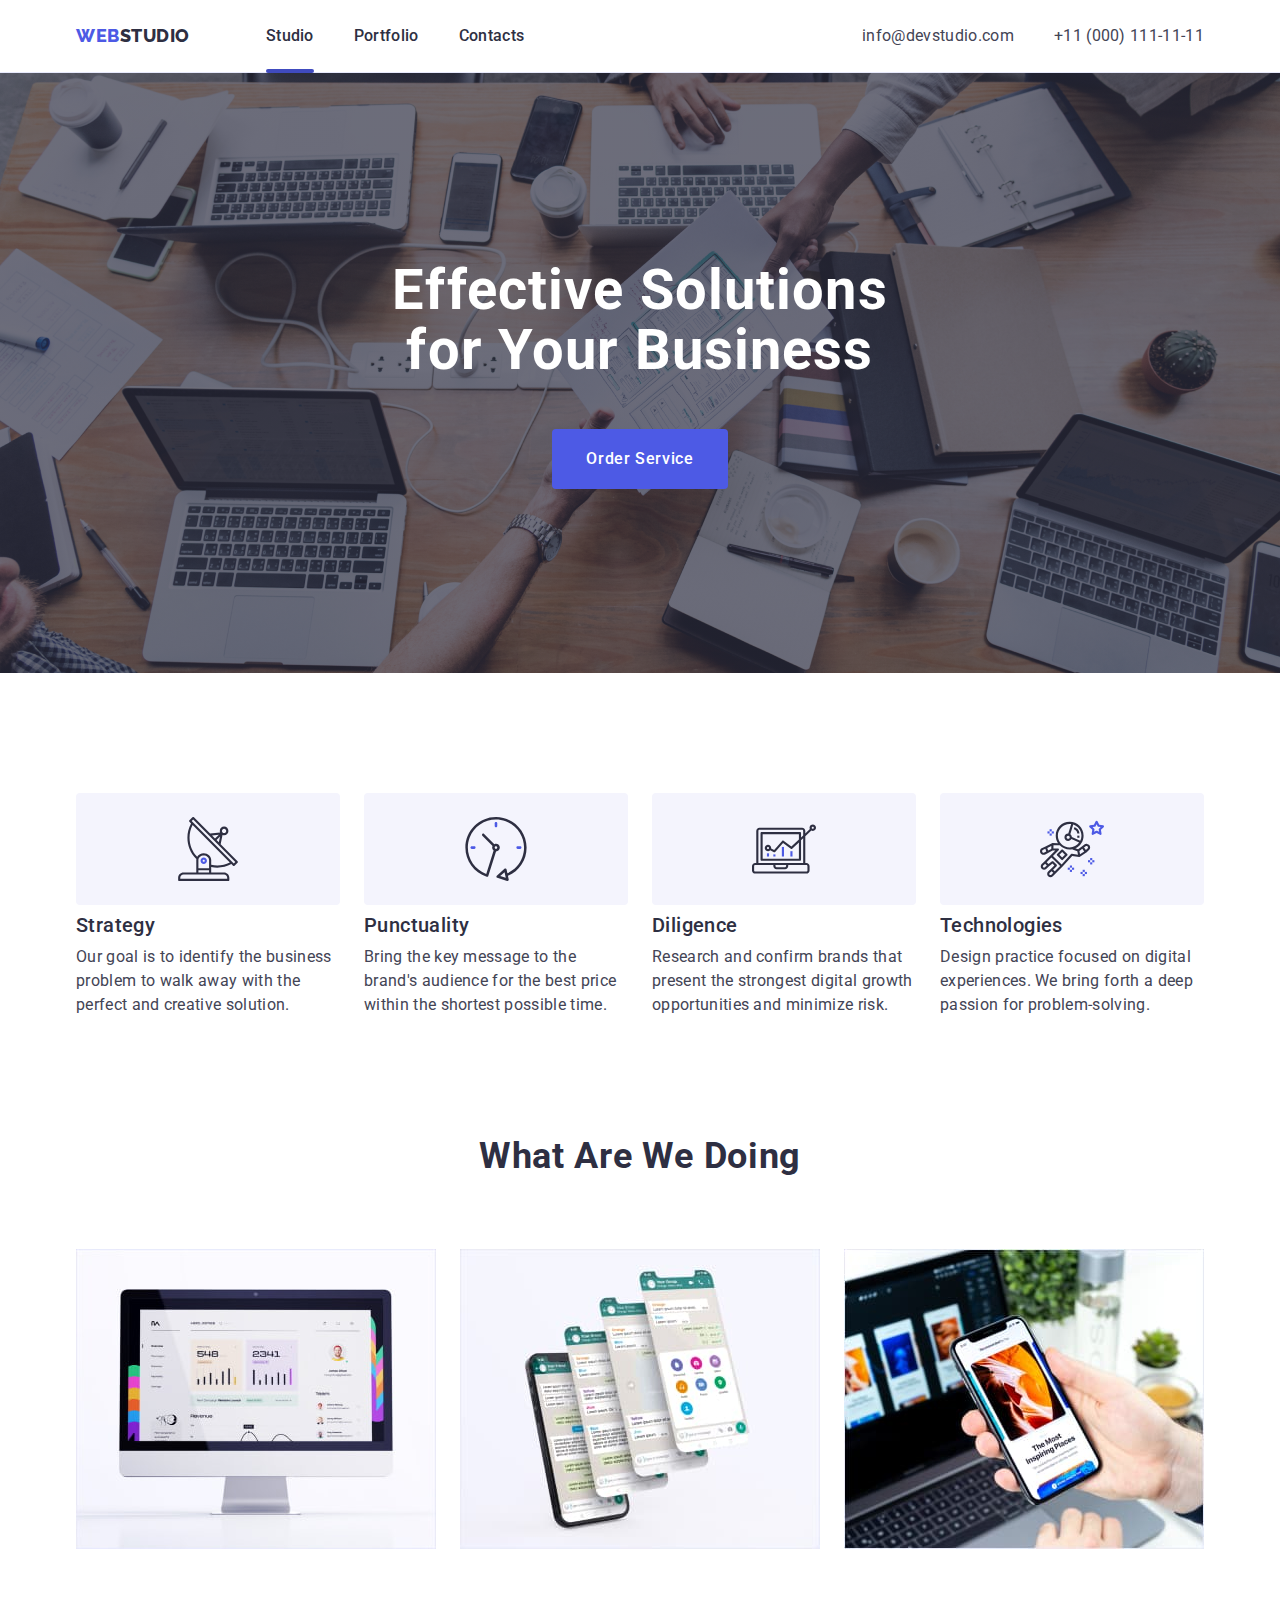
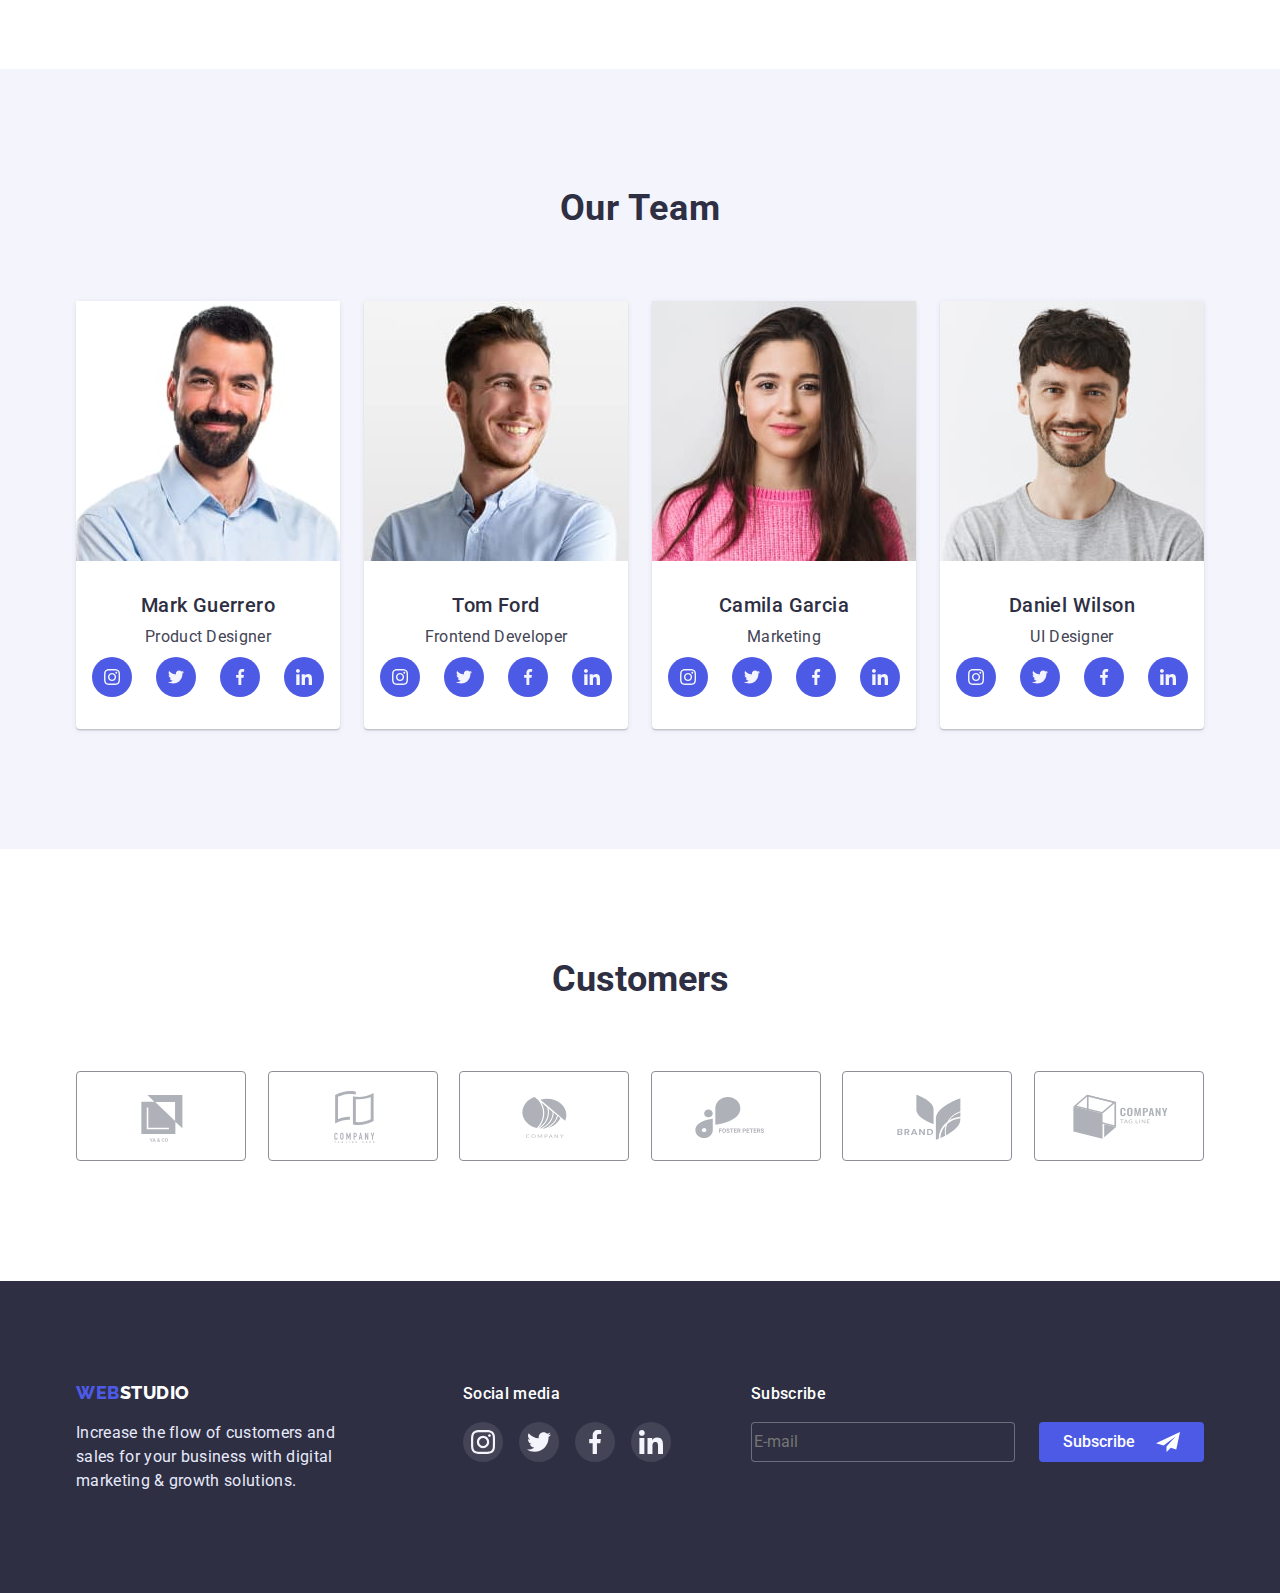
<file: index.html>
<!DOCTYPE html>
<html lang="en">
  <head>
    <meta charset="UTF-8" />
    <meta http-equiv="X-UA-Compatible" content="IE=edge" />
    <meta name="viewport" content="width=device-width, initial-scale=1.0" />
    <title>Studio</title>
    <link rel="preconnect" href="https://fonts.googleapis.com" />
    <link rel="preconnect" href="https://fonts.gstatic.com" crossorigin />
    <link
      rel="stylesheet"
      href="https://fonts.googleapis.com/css2?family=Raleway:wght@800&family=Roboto:wght@400;500;700;900&display=swap"
    />
    <link
      rel="stylesheet"
      href="https://cdnjs.cloudflare.com/ajax/libs/modern-normalize/1.1.0/modern-normalize.min.css"
    />
    <link rel="stylesheet" href="./css/styles.css" />
  </head>
  <body>
    <header class="header">
      <div class="container top">
        <nav class="header-navigation">
          <a class="header-logo logo" href="./index.html"
            ><span class="accent">Web</span>Studio</a
          >
          <ul class="header-links list">
            <li class="item">
              <a class="header-nav link carrent" href="">Studio</a>
            </li>
            <li class="item">
              <a class="header-nav link" href="./portfolio.html">Portfolio</a>
            </li>
            <li class="item">
              <a class="header-nav link" href="">Contacts</a>
            </li>
          </ul>
        </nav>
        <address class="address-top">
          <ul class="address list">
            <li class="item">
              <a class="header-e-mail link" href="mailto:info@devstudio.com"
                >info@devstudio.com</a
              >
            </li>
            <li class="item">
              <a class="header-tel link" href="tel:+110001111111"
                >+11 (000) 111-11-11</a
              >
            </li>
          </ul>
        </address>
      </div>
    </header>
    <main>
      <!--1-->
      <section class="hero style">
        <div class="container">
          <h1 class="hero-title">Effective Solutions for Your Business</h1>
          <button class="hero-button" data-modal-open type="button">
            Order Service
          </button>
        </div>
      </section>
      <!--2-->
      <section class="features">
        <div class="container">
          <h2 class="features-title">Our features</h2>
          <ul class="features-list list">
            <li class="item">
              <span class="item-icon">
                <svg class="icon" width="64" height="64">
                  <use href="./images/sprite.svg.svg#icon-antennasvg"></use>
                </svg>
              </span>
              <h3 class="features-item">Strategy</h3>
              <p class="features-text">
                Our goal is to identify the business problem to walk away with
                the perfect and creative solution.
              </p>
            </li>
            <li class="item">
              <span class="item-icon">
                <svg class="icon" width="64" height="64">
                  <use href="./images/sprite.svg.svg#icon-clocksvg"></use>
                </svg>
              </span>
              <h3 class="features-item">Punctuality</h3>
              <p class="features-text">
                Bring the key message to the brand's audience for the best price
                within the shortest possible time.
              </p>
            </li>
            <li class="item">
              <span class="item-icon">
                <svg class="icon" width="64" height="64">
                  <use href="./images/sprite.svg.svg#icon-diagramsvg"></use>
                </svg>
              </span>
              <h3 class="features-item">Diligence</h3>
              <p class="features-text">
                Research and confirm brands that present the strongest digital
                growth opportunities and minimize risk.
              </p>
            </li>
            <li class="item">
              <span class="item-icon">
                <svg class="icon" width="64" height="64">
                  <use href="./images/sprite.svg.svg#icon-astronautsvg"></use>
                </svg>
              </span>
              <h3 class="features-item">Technologies</h3>
              <p class="features-text">
                Design practice focused on digital experiences. We bring forth a
                deep passion for problem-solving.
              </p>
            </li>
          </ul>
        </div>
      </section>
      <!--3-->
      <section class="middle">
        <div class="container">
          <h2 class="middle-title">What are we doing</h2>
          <ul class="middle-list list">
            <li class="item">
              <img
                src="./images/image1.jpg"
                alt="computer monitor"
                width="360"
              />
            </li>
            <li class="item">
              <img
                src="./images/image2.jpg"
                alt="4 screens in a smartphone"
                width="360"
              />
            </li>
            <li class="item">
              <img
                src="./images/image3.jpg"
                alt="smartphone in hand and laptop"
                width="360"
              />
            </li>
          </ul>
        </div>
      </section>
      <!--4-->
      <section class="team">
        <div class="container">
          <h2 class="team-title">Our Team</h2>
          <ul class="team-list list">
            <li class="item card">
              <img src="./images/img1.jpg" alt="male" width="264" />
              <div class="coment">
                <h3 class="team-person">Mark Guerrero</h3>
                <p class="team-text">Product Designer</p>
                <ul class="social-list">
                  <li class="social-list-item list">
                    <a href="" class="social-list-link ocean">
                      <svg class="social-list-icon" width="16" height="16">
                        <use
                          href="./images/sprite.svg.svg#icon-instagramsvg"
                        ></use>
                      </svg>
                    </a>
                  </li>
                  <li class="social-list-item list">
                    <a href="" class="social-list-link ocean">
                      <svg class="social-list-icon" width="16" height="16">
                        <use
                          href="./images/sprite.svg.svg#icon-twittersvg"
                        ></use>
                      </svg>
                    </a>
                  </li>
                  <li class="social-list-item list">
                    <a href="" class="social-list-link ocean">
                      <svg class="social-list-icon" width="16" height="16">
                        <use
                          href="./images/sprite.svg.svg#icon-facebooksvg"
                        ></use>
                      </svg>
                    </a>
                  </li>
                  <li class="social-list-item list">
                    <a href="" class="social-list-link ocean">
                      <svg class="social-list-icon" width="16" height="16">
                        <use
                          href="./images/sprite.svg.svg#icon-linkedinsvg"
                        ></use>
                      </svg>
                    </a>
                  </li>
                </ul>
              </div>
            </li>
            <li class="item card">
              <img src="./images/img2.jpg" alt="male" width="264" />
              <div class="coment">
                <h3 class="team-person">Tom Ford</h3>
                <p class="team-text">Frontend Developer</p>
                <ul class="social-list">
                  <li class="social-list-item list">
                    <a href="" class="social-list-link ocean">
                      <svg class="social-list-icon" width="16" height="16">
                        <use
                          href="./images/sprite.svg.svg#icon-instagramsvg"
                        ></use>
                      </svg>
                    </a>
                  </li>
                  <li class="social-list-item list">
                    <a href="" class="social-list-link ocean">
                      <svg class="social-list-icon" width="16" height="16">
                        <use
                          href="./images/sprite.svg.svg#icon-twittersvg"
                        ></use>
                      </svg>
                    </a>
                  </li>
                  <li class="social-list-item list">
                    <a href="" class="social-list-link ocean">
                      <svg class="social-list-icon" width="16" height="16">
                        <use
                          href="./images/sprite.svg.svg#icon-facebooksvg"
                        ></use>
                      </svg>
                    </a>
                  </li>
                  <li class="social-list-item list">
                    <a href="" class="social-list-link ocean">
                      <svg class="social-list-icon" width="16" height="16">
                        <use
                          href="./images/sprite.svg.svg#icon-linkedinsvg"
                        ></use>
                      </svg>
                    </a>
                  </li>
                </ul>
              </div>
            </li>
            <li class="item card">
              <img src="./images/img3.jpg" alt="female" width="264" />
              <div class="coment">
                <h3 class="team-person">Camila Garcia</h3>
                <p class="team-text">Marketing</p>
                <ul class="social-list">
                  <li class="social-list-item list">
                    <a href="" class="social-list-link ocean">
                      <svg class="social-list-icon" width="16" height="16">
                        <use
                          href="./images/sprite.svg.svg#icon-instagramsvg"
                        ></use>
                      </svg>
                    </a>
                  </li>
                  <li class="social-list-item list">
                    <a href="" class="social-list-link ocean">
                      <svg class="social-list-icon" width="16" height="16">
                        <use
                          href="./images/sprite.svg.svg#icon-twittersvg"
                        ></use>
                      </svg>
                    </a>
                  </li>
                  <li class="social-list-item list">
                    <a href="" class="social-list-link ocean">
                      <svg class="social-list-icon" width="16" height="16">
                        <use
                          href="./images/sprite.svg.svg#icon-facebooksvg"
                        ></use>
                      </svg>
                    </a>
                  </li>
                  <li class="social-list-item list">
                    <a href="" class="social-list-link ocean">
                      <svg class="social-list-icon" width="16" height="16">
                        <use
                          href="./images/sprite.svg.svg#icon-linkedinsvg"
                        ></use>
                      </svg>
                    </a>
                  </li>
                </ul>
              </div>
            </li>
            <li class="item card">
              <img src="./images/img4.jpg" alt="male" width="264" />
              <div class="coment">
                <h3 class="team-person">Daniel Wilson</h3>
                <p class="team-text">UI Designer</p>
                <ul class="social-list">
                  <li class="social-list-item list">
                    <a href="" class="social-list-link ocean">
                      <svg class="social-list-icon" width="16" height="16">
                        <use
                          href="./images/sprite.svg.svg#icon-instagramsvg"
                        ></use>
                      </svg>
                    </a>
                  </li>
                  <li class="social-list-item list">
                    <a href="" class="social-list-link ocean">
                      <svg class="social-list-icon" width="16" height="16">
                        <use
                          href="./images/sprite.svg.svg#icon-twittersvg"
                        ></use>
                      </svg>
                    </a>
                  </li>
                  <li class="social-list-item list">
                    <a href="" class="social-list-link ocean">
                      <svg class="social-list-icon" width="16" height="16">
                        <use
                          href="./images/sprite.svg.svg#icon-facebooksvg"
                        ></use>
                      </svg>
                    </a>
                  </li>
                  <li class="social-list-item list">
                    <a href="" class="social-list-link ocean">
                      <svg class="social-list-icon" width="16" height="16">
                        <use
                          href="./images/sprite.svg.svg#icon-linkedinsvg"
                        ></use>
                      </svg>
                    </a>
                  </li>
                </ul>
              </div>
            </li>
          </ul>
        </div>
      </section>
      <!--5-->
      <section class="customers">
        <div class="container">
          <h4 class="customers-title">Customers</h4>
          <ul class="customers-list">
            <li class="customers-item list">
              <a href="" class="customers-link ocean-partner">
                <svg class="customers-icon">
                  <use href="./images/sprite.svg.svg#icon-Logo"></use>
                </svg>
              </a>
            </li>
            <li class="customers-item list">
              <a href="" class="customers-link ocean-partner">
                <svg class="customers-icon">
                  <use href="./images/sprite.svg.svg#icon-Logo-1"></use>
                </svg>
              </a>
            </li>
            <li class="customers-item list">
              <a href="" class="customers-link ocean-partner">
                <svg class="customers-icon">
                  <use href="./images/sprite.svg.svg#icon-Logo-2"></use>
                </svg>
              </a>
            </li>
            <li class="customers-item list">
              <a href="" class="customers-link ocean-partner">
                <svg class="customers-icon">
                  <use href="./images/sprite.svg.svg#icon-Logo-3"></use>
                </svg>
              </a>
            </li>
            <li class="customers-item list">
              <a href="" class="customers-link ocean-partner">
                <svg class="customers-icon">
                  <use href="./images/sprite.svg.svg#icon-Logo-4"></use>
                </svg>
              </a>
            </li>
            <li class="customers-item list">
              <a href="" class="customers-link ocean-partner">
                <svg class="customers-icon">
                  <use href="./images/sprite.svg.svg#icon-Logo-5"></use>
                </svg>
              </a>
            </li>
          </ul>
        </div>
      </section>
    </main>
    <!--Footer-->
    <footer class="footer">
      <div class="container footer-group">
        <div class="foter-left-side">
          <a class="footer-logo logo" href="./index.html"
            ><span class="accent">Web</span>Studio</a
          >
          <p class="footer-text">
            Increase the flow of customers and sales for your business with
            digital marketing & growth solutions.
          </p>
        </div>
        <div class="footer-central-side">
          <h4 class="footer-central-title">Social media</h4>
          <ul class="footer-central-list">
            <li class="footer-social-item list">
              <a href="" class="footer-social-link green">
                <svg class="footer-social-icon" with="24" height="24">
                  <use href="./images/sprite.svg.svg#icon-instagramsvg"></use>
                </svg>
              </a>
            </li>
            <li class="footer-social-item list">
              <a href="" class="footer-social-link green">
                <svg class="footer-social-icon" with="24" height="24">
                  <use href="./images/sprite.svg.svg#icon-twittersvg"></use>
                </svg>
              </a>
            </li>
            <li class="footer-social-item list">
              <a href="" class="footer-social-link green">
                <svg class="footer-social-icon" with="24" height="24">
                  <use href="./images/sprite.svg.svg#icon-facebooksvg"></use>
                </svg>
              </a>
            </li>
            <li class="footer-social-item list">
              <a href="" class="footer-social-link green">
                <svg class="footer-social-icon" width="24" height="24">
                  <use href="./images/sprite.svg.svg#icon-linkedinsvg"></use>
                </svg>
              </a>
            </li>
          </ul>
        </div>
        <!--Footer form-->
        <form class="footer-form">
          <div class="footer-right-cide">
            <h4 class="footer-central-title">Subscribe</h4>
            <div class="footer-central-form">
              <div class="footer-input">
                <input
                  type="email"
                  class="subscribe-input"
                  name="text"
                  placeholder="E-mail"
                  required
                />
              </div>
              <div class="footer-button">
                <button class="footer-button-subscribe" type="submit">
                  Subscribe
                </button>
                <svg class="footer-button-icon" width="24" height="24">
                  <use href="./images/sprite.svg.svg#icon-frame"></use>
                </svg>
              </div>
            </div>
          </div>
        </form>
      </div>
    </footer>
    <!--бекдроп+модальне вікно-->
    <div class="backdrop is-hidden" data-modal>
      <div class="modal">
        <button type="button" class="modal-close" data-modal-close>
          <span class="">
            <svg class="vector">
              <use href="./images/sprite.svg.svg#icon-Vector"></use>
            </svg>
          </span>
        </button>
        <p class="modal-title">Leave your contacts and we will call you back</p>
        <!--Форма-->
        <form class="modal-form">
          <label for="name" class="modal-input-text">Name</label>
          <div class="input-wrap">
            <input
              type="text"
              class="modal-input"
              name="name"
              id="name"
              placeholder=""
              required
            />
            <svg class="modal-input-icon" width="18" height="24">
              <use href="./images/sprite.svg.svg#icon-person"></use>
            </svg>
          </div>
          <label for="phone" class="modal-input-text">Phone</label>
          <div class="input-wrap">
            <input
              type="tel"
              class="modal-input"
              id="phone"
              name="phone"
              placeholder=""
              required
            />
            <svg class="modal-input-icon" width="18" height="24">
              <use href="./images/sprite.svg.svg#icon-phone"></use>
            </svg>
          </div>
          <label for="email" class="modal-input-text">Email</label>
          <div class="input-wrap">
            <input
              type="email"
              class="modal-input"
              id="email"
              name="email"
              placeholder=""
            />
            <svg class="modal-input-icon" width="18" height="24">
              <use href="./images/sprite.svg.svg#icon-email"></use>
            </svg>
          </div>
          <label class="modal-input-text" for="comment">Comment</label>
          <textarea
            name="comment"
            id="comment"
            class="modal-comment"
            placeholder="Text input"
          ></textarea>
          <input
            type="checkbox"
            id="policy"
            name="policy"
            value="true"
            class="modal-check visually-hidden"
          />
          <label for="policy" class="check-text"
            ><span
              ><svg class="check-icon" width="10" height="8">
                <use href="./images/sprite.svg.svg#icon-check"></use>
              </svg>
            </span>
            I accept the terms and conditions of the<a
              href=""
              class="policy-link"
              >Privacy Policy</a
            >
          </label>
          <!--Send-Modal-Button-->
          <div class="modal-button">
            <button type="submit" class="hero-button">Send</button>
          </div>
        </form>
      </div>
    </div>
    <script src="./js/modal.js"></script>
  </body>
</html>
</file>
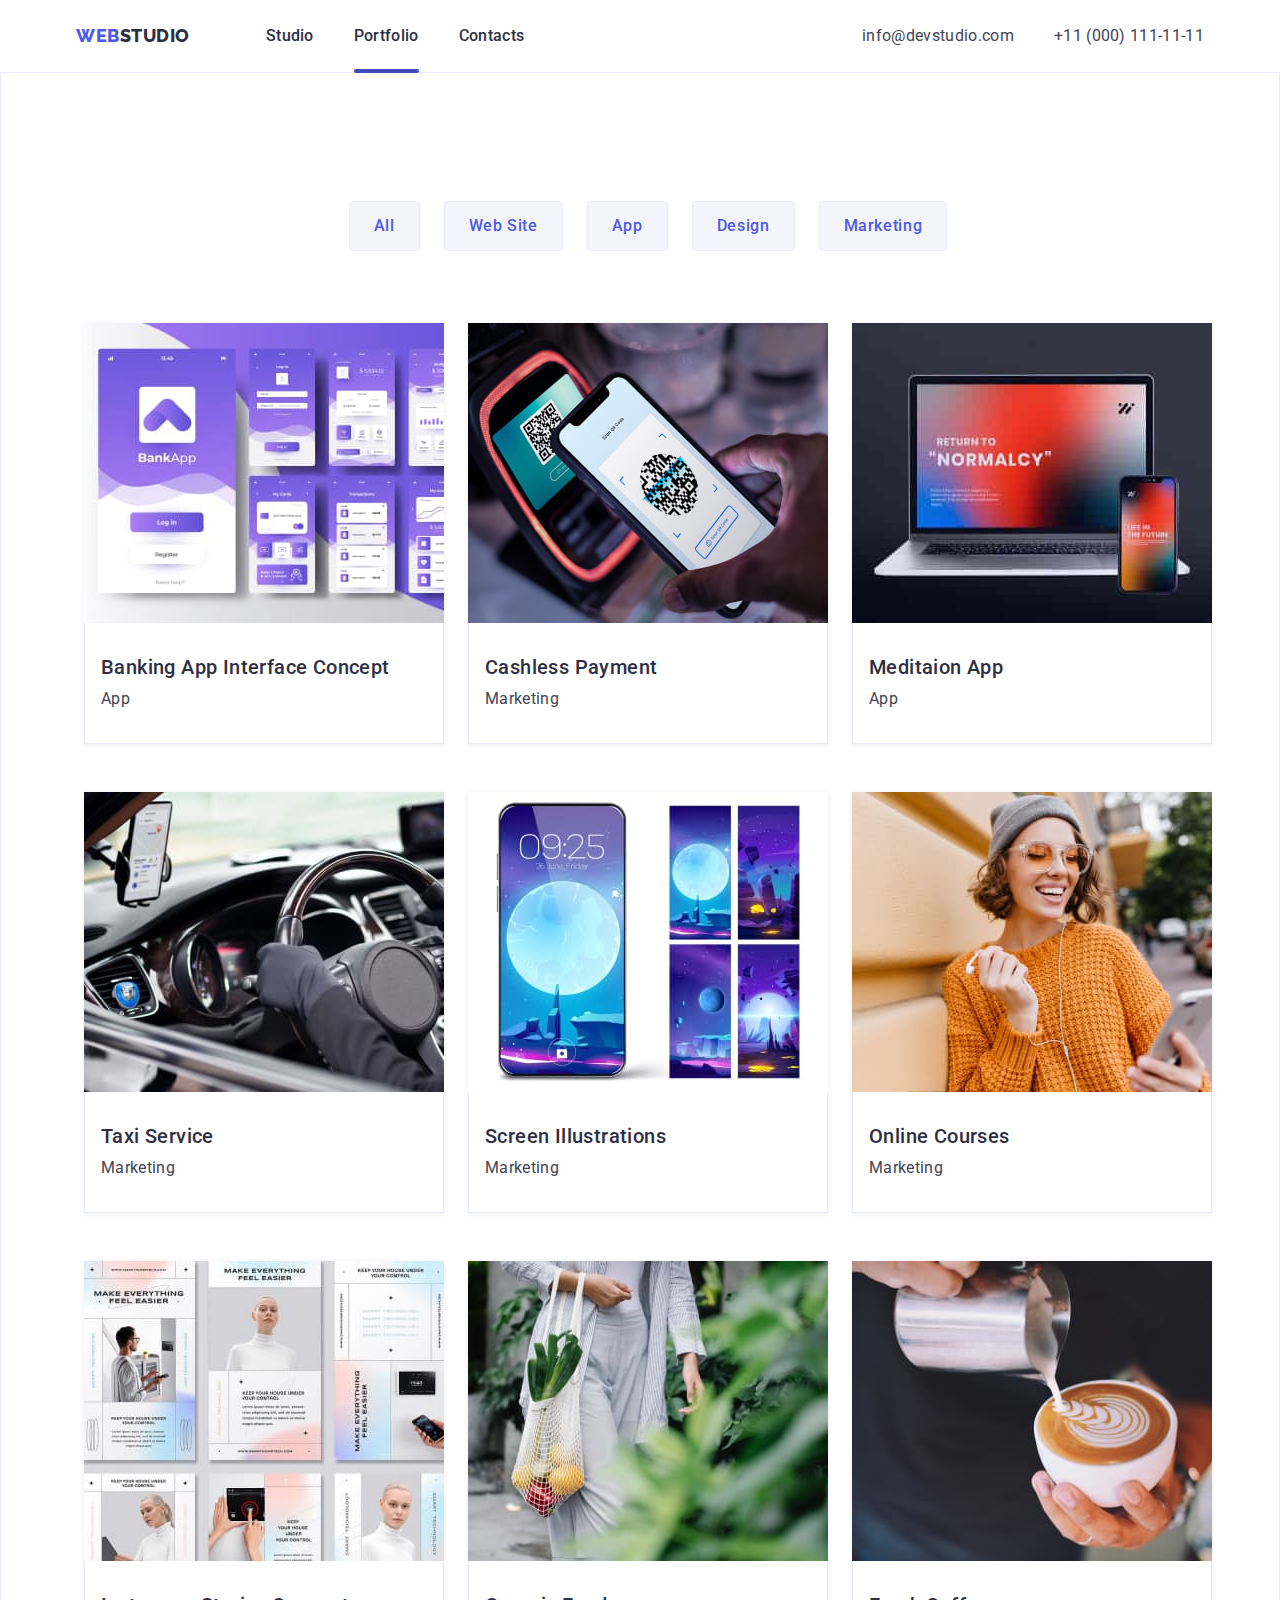
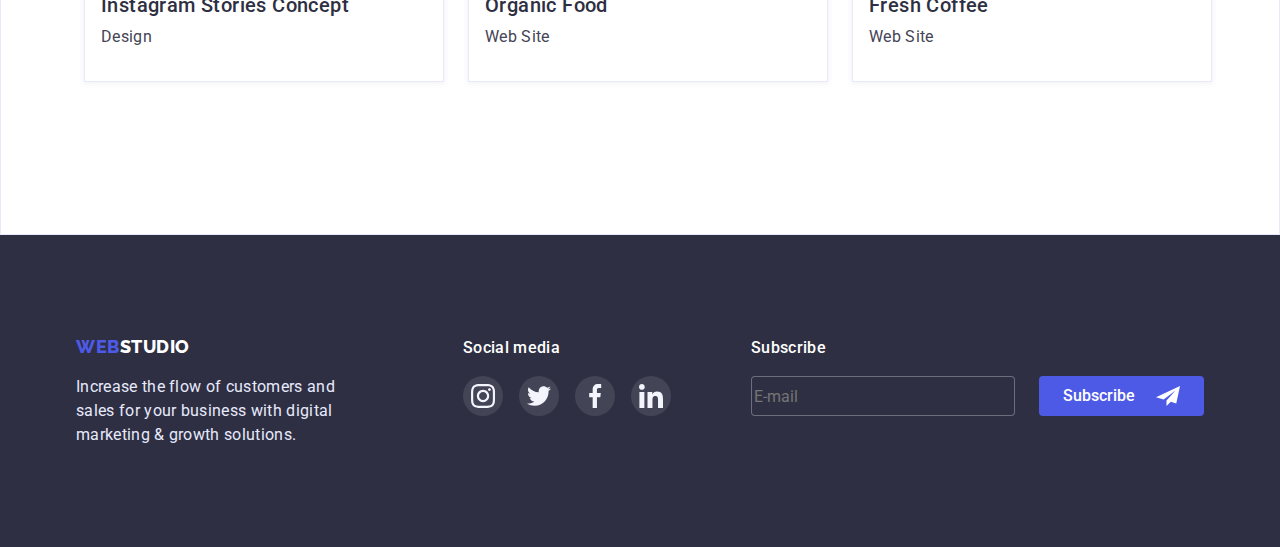
<file: portfolio.html>
<!DOCTYPE html>
<html lang="en">
  <head>
    <meta charset="UTF-8" />
    <meta http-equiv="X-UA-Compatible" content="IE=edge" />
    <meta name="viewport" content="width=device-width, initial-scale=1.0" />
    <title>Studio</title>
    <link rel="preconnect" href="https://fonts.googleapis.com" />
    <link rel="preconnect" href="https://fonts.gstatic.com" crossorigin />
    <link
      rel="stylesheet"
      href="https://fonts.googleapis.com/css2?family=Raleway:wght@800&family=Roboto:wght@400;500;700;900&display=swap"
    />
    <link
      rel="stylesheet"
      href="https://cdnjs.cloudflare.com/ajax/libs/modern-normalize/1.1.0/modern-normalize.min.css"
    />
    <link rel="stylesheet" href="./css/styles.css" />
  </head>
  <body>
    <header class="header">
      <div class="container top">
        <nav class="header-navigation">
          <a class="header-logo logo" href="./index.html">
            <span class="accent">Web</span>Studio</a
          >
          <ul class="header-links list">
            <li class="item"><a class="header-nav link" href="/">Studio</a></li>
            <li class="item">
              <a class="header-nav link carrent" href="/">Portfolio</a>
            </li>
            <li class="item">
              <a class="header-nav link" href="/">Contacts</a>
            </li>
          </ul>
        </nav>
        <address class="address-top">
          <ul class="address list">
            <li class="item">
              <a class="header-e-mail link" href="mailto:info@devstudio.com"
                >info@devstudio.com</a
              >
            </li>
            <li class="item">
              <a class="header-tel link" href="tel:+110001111111"
                >+11 (000) 111-11-11</a
              >
            </li>
          </ul>
        </address>
      </div>
    </header>
    <main>
      <!--Section1-->
      <section class="products">
        <div class="container">
          <h1 class="invisible-title">filter</h1>
          <ul class="product-buttons list">
            <li class="item"><button class="product-button">All</button></li>
            <li class="item">
              <button class="product-button">Web Site</button>
            </li>
            <li class="item"><button class="product-button">App</button></li>
            <li class="item"><button class="product-button">Design</button></li>
            <li class="item">
              <button class="product-button">Marketing</button>
            </li>
          </ul>
          <h2 class="invisible-title">our products</h2>
          <ul class="products-list list">
            <li class="element">
              <a href="" class="overlay-link link">
                <div class="card-behind-overlay">
                  <div class="overlay">
                    <p class="text-overlay">
                      14 Stylish and User-Friendly App Design Concepts · Task
                      Manager App · Calorie Tracker App · Exotic Fruit Ecommerce
                      App · Cloud Storage App
                    </p>
                  </div>
                  <img
                    src="./images/img7.jpg"
                    alt="Application interface"
                    width="360"
                  />
                </div>
                <div class="products">
                  <h3 class="product-title">Banking App Interface Concept</h3>
                  <p class="product-text">App</p>
                </div>
              </a>
            </li>
            <li class="element">
              <a href="" class="overlay-link link">
                <div class="card-behind-overlay">
                  <div class="overlay">
                    <p class="text-overlay">
                      14 Stylish and User-Friendly App Design Concepts · Task
                      Manager App · Calorie Tracker App · Exotic Fruit Ecommerce
                      App · Cloud Storage App
                    </p>
                  </div>
                  <img
                    src="./images/img8.jpg"
                    alt="Phone scanner for QR code"
                    width="360"
                  />
                </div>
                <div class="products">
                  <h3 class="product-title">Cashless Payment</h3>
                  <p class="product-text">Marketing</p>
                </div>
              </a>
            </li>
            <li class="element">
              <a href="" class="overlay-link link">
                <div class="card-behind-overlay">
                  <div class="overlay">
                    <p class="text-overlay">
                      14 Stylish and User-Friendly App Design Concepts · Task
                      Manager App · Calorie Tracker App · Exotic Fruit Ecommerce
                      App · Cloud Storage App
                    </p>
                  </div>
                  <img
                    src="./images/img9.jpg"
                    alt="laptop and smartphone"
                    width="360"
                  />
                </div>
                <div class="products">
                  <h3 class="product-title">Meditaion App</h3>
                  <p class="product-text">App</p>
                </div>
              </a>
            </li>
            <li class="element">
              <a href="" class="overlay-link link">
                <div class="card-behind-overlay">
                  <div class="overlay">
                    <p class="text-overlay">
                      14 Stylish and User-Friendly App Design Concepts · Task
                      Manager App · Calorie Tracker App · Exotic Fruit Ecommerce
                      App · Cloud Storage App
                    </p>
                  </div>
                  <img
                    src="./images/img10.jpg"
                    alt="the driver's hands on the steering wheel and a smartphone"
                    width="360"
                  />
                </div>
                <div class="products">
                  <h3 class="product-title">Taxi Service</h3>
                  <p class="product-text">Marketing</p>
                </div>
              </a>
            </li>
            <li class="element">
              <a href="" class="overlay-link link">
                <div class="card-behind-overlay">
                  <div class="overlay">
                    <p class="text-overlay">
                      14 Stylish and User-Friendly App Design Concepts · Task
                      Manager App · Calorie Tracker App · Exotic Fruit Ecommerce
                      App · Cloud Storage App
                    </p>
                  </div>
                  <img
                    src="./images/img11.jpg"
                    alt="smartphone screen and pictures"
                    width="360"
                  />
                </div>
                <div class="products">
                  <h3 class="product-title">Screen Illustrations</h3>
                  <p class="product-text">Marketing</p>
                </div>
              </a>
            </li>
            <li class="element">
              <a href="" class="overlay-link link">
                <div class="card-behind-overlay">
                  <div class="overlay">
                    <p class="text-overlay">
                      14 Stylish and User-Friendly App Design Concepts · Task
                      Manager App · Calorie Tracker App · Exotic Fruit Ecommerce
                      App · Cloud Storage App
                    </p>
                  </div>
                  <img
                    src="./images/img12.jpg"
                    alt="a girl in glasses with a phone in her hand"
                    width="360"
                  />
                </div>
                <div class="products">
                  <h3 class="product-title">Online Courses</h3>
                  <p class="product-text">Marketing</p>
                </div>
              </a>
            </li>
            <li class="element">
              <a href="" class="overlay-link link">
                <div class="card-behind-overlay">
                  <div class="overlay">
                    <p class="text-overlay">
                      14 Stylish and User-Friendly App Design Concepts · Task
                      Manager App · Calorie Tracker App · Exotic Fruit Ecommerce
                      App · Cloud Storage App
                    </p>
                  </div>
                  <img
                    src="./images/img13.jpg"
                    alt="Instagram page"
                    width="360"
                  />
                </div>
                <div class="products">
                  <h3 class="product-title">Instagram Stories Concept</h3>
                  <p class="product-text">Design</p>
                </div>
              </a>
            </li>
            <li class="element">
              <a href="" class="overlay-link link">
                <div class="card-behind-overlay">
                  <div class="overlay">
                    <p class="text-overlay">
                      14 Stylish and User-Friendly App Design Concepts · Task
                      Manager App · Calorie Tracker App · Exotic Fruit Ecommerce
                      App · Cloud Storage App
                    </p>
                  </div>
                  <img
                    src="./images/img14.jpg"
                    alt="a woman carries a bag of vegetables"
                    width="360"
                  />
                </div>
                <div class="products">
                  <h3 class="product-title">Organic Food</h3>
                  <p class="product-text">Web Site</p>
                </div>
              </a>
            </li>
            <li class="element">
              <a href="" class="overlay-link link">
                <div class="card-behind-overlay">
                  <div class="overlay">
                    <p class="text-overlay">
                      14 Stylish and User-Friendly App Design Concepts · Task
                      Manager App · Calorie Tracker App · Exotic Fruit Ecommerce
                      App · Cloud Storage App
                    </p>
                  </div>
                  <img
                    src="./images/img15.jpg"
                    alt="barista pours coffee into a cup"
                    width="360"
                  />
                </div>
                <div class="products">
                  <h3 class="product-title">Fresh Coffee</h3>
                  <p class="product-text">Web Site</p>
                </div>
              </a>
            </li>
          </ul>
        </div>
      </section>
    </main>
    <!--Footer-->
    <footer class="footer">
      <div class="container footer-group">
        <div class="foter-left-side">
          <a class="footer-logo logo" href="./index.html"
            ><span class="accent">Web</span>Studio</a
          >
          <p class="footer-text">
            Increase the flow of customers and sales for your business with
            digital marketing & growth solutions.
          </p>
        </div>
        <div class="footer-central-side">
          <h4 class="footer-central-title">Social media</h4>
          <ul class="footer-central-list">
            <li class="footer-social-item list">
              <a href="" class="footer-social-link green">
                <svg class="footer-social-icon" with="24" height="24">
                  <use href="./images/sprite.svg.svg#icon-instagramsvg"></use>
                </svg>
              </a>
            </li>
            <li class="footer-social-item list">
              <a href="" class="footer-social-link green">
                <svg class="footer-social-icon" with="24" height="24">
                  <use href="./images/sprite.svg.svg#icon-twittersvg"></use>
                </svg>
              </a>
            </li>
            <li class="footer-social-item list">
              <a href="" class="footer-social-link green">
                <svg class="footer-social-icon" with="24" height="24">
                  <use href="./images/sprite.svg.svg#icon-facebooksvg"></use>
                </svg>
              </a>
            </li>
            <li class="footer-social-item list">
              <a href="" class="footer-social-link green">
                <svg class="footer-social-icon" width="24" height="24">
                  <use href="./images/sprite.svg.svg#icon-linkedinsvg"></use>
                </svg>
              </a>
            </li>
          </ul>
        </div>
        <!--Footer form-->
        <form class="footer-form">
          <div class="footer-right-cide">
            <h4 class="footer-central-title">Subscribe</h4>
            <div class="footer-central-form">
              <div class="footer-input">
                <input
                  type="email"
                  class="subscribe-input"
                  name="text"
                  placeholder="E-mail"
                  required
                />
              </div>
              <div class="footer-button">
                <button class="footer-button-subscribe" type="submit">
                  Subscribe
                </button>
                <svg class="footer-button-icon" width="24" height="24">
                  <use href="./images/sprite.svg.svg#icon-frame"></use>
                </svg>
              </div>
            </div>
          </div>
        </form>
      </div>
    </footer>
  </body>
</html>
</file>
<file: css/styles.css>
:root{
    --background-color: #2E2F42;
    --light-background-color:#F4F4FD;
    --hero-title:#FFFFFF;
    --text-line-height:1.5;
    --title-color: #2E2F42;
    --text: #434455;
    --accent-color:#4D5AE5;
    --text-font-weight:500;
    --title-font-weight:700;
    --logo-font-style:800
}

h1,
h2,
h3,
h4,
p { margin-top:0;
    margin-bottom: 0; 
}
ul
{ margin: 0;
    padding: 0;
}

img {
    display: block;
}
body {
    font-family: "Roboto" ; } 
.list { 
    list-style: none;
    margin: 0;
}

.link { 
    text-decoration: none;
}
.logo {
    text-decoration: none;
}
.style {text-align: center;}
.container {
    width: 1158px;
    padding-right: 15px;
    padding-left: 15px;
    margin-left: auto;
    margin-right: auto;
}
/*HEADER*/ 
.header { 
    box-sizing: border-box;
    border-bottom-width: 1px;
    border-bottom-style: solid;
    border-bottom-color: #E7E9FC;
}

.header-navigation {
display: flex;
}
.top {
    display: flex;
    align-items: center;
}


.header-links{
    display: flex;
    margin-left: 76px;
}
.header-links .item {  
    margin-right:40px ; 
}
.header-links .item:last-child {
    margin-right:  0;
}

.header-logo{
    font-family: "Raleway", sans-serif;
    font-style: normal;
    font-weight:var(--logo-font-style);
    font-size: 18px;
    line-height:1.33;
    display:flex;
    align-items: center;
    letter-spacing: 0.03em;
    text-transform: uppercase;
    color:var(--title-color);

}
.accent {
    font-family: 'Raleway',sans-serif ;
    font-style: normal;
    font-weight:var(--logo-font-style);
    font-size: 18px;
    line-height: 1.33;
    display: flex;
    align-items: center;
    letter-spacing: 0.03em;
    text-transform: uppercase;
    color:var(--accent-color);
}
.header-nav {
    font-weight: var(--text-font-weight);
    font-size: 16px;
    position: relative;
    line-height: var(--text-line-height);
    letter-spacing: 0.02em;
    color: #2E2F42;
    display: block;
    padding: 24px 0;
    transition-property: color;
    transition-duration: 250ms;
    transition-timing-function: cubic-bezier(0.4, 0, 0.2, 1);
}
.address-top {
    margin-left: auto;
}
.address {
    display: flex;
    gap: 40px;
}
.carrent {
    position: relative;
}
.carrent:before {
    content: "";
    position: absolute;
    width: 100%;
    height: 4px;
    left: 0;
    bottom: -1px;
    background: #404BBF;
    border-radius: 2px;
}

.header-e-mail,
.header-tel
{
    font-family: "Roboto",sans-serif;;
    font-style: normal;
    font-weight: 400;
    font-size: 16px;
    line-height:var(--text-line-height);
    letter-spacing: 0.02em;
    color:var(--text);
    padding: 24px 0;
    display:block;
}

.link:hover,
.link:focus {
    color:#404BBF;
}

.hero-button:hover,
.hero-button:focus {
    background-color:#404BBF; 
    color:var(--hero-title);
    border-color: rgba(0, 0, 0, 0);
}

.product-button:hover,
.product-button:focus{
    color:var(--hero-title);
    background-color:var(--accent-color);
    border-color: var(--accent-color);
    box-shadow: 0px 2px 1px 0px rgba(46, 47, 66, 0.08),
    0px 1px 1px 0px rgba(46, 47, 66, 0.16),
    0px 1px 6px 0px rgba(46, 47, 66, 0.08);
    
}   

/*HERO*/
.hero {
    max-width: 1440px;
    padding: 188px 0;
    height: 600px;
    background-image:linear-gradient(rgba(46, 47, 66, 0.7),rgba(46, 47, 66, 0.7)) , url(../images/people-office2.jpg) ;
    background-color: var(--background-color);
    background-size: cover;
    background-position: center;
    margin-left: auto;
    margin-right: auto;
}

.hero-title {
    font-weight:var(--title-font-weight);
    font-size: 56px;
    line-height: 1.07;
    text-align: center;
    letter-spacing: 0.02em;
    color:var(--hero-title);
    margin-top: 0;
    margin-bottom:48px;
    max-width: 496px ;
    margin-left: auto;
    margin-right: auto;
}

.hero-button {
    Font-family: inherit;
    font-weight: var(--text-font-weight);
    font-size: 16px;
    line-height: var(--text-line-height);
    text-align: center;
    letter-spacing: 0.04em;
    color:var(--hero-title);
    cursor:pointer;
    background: #4D5AE5;
    border-radius: 4px;
    padding: 16px 32px;
    display: inline-block;
    min-width: 169px;
    border-color:rgba(0,0,0,0);
    transition-property: background-color;
    transition-duration: 250ms;
    transition-timing-function: cubic-bezier(0.4, 0, 0.2, 1);
}

/*SECTION Upper */
.features{ 
    margin-top: 0;
    padding-top: 120px;
}

.features-title ,
.invisible-title{
display: none;
}
.features-list {
    font-weight: 400px;
    font-size: 20px;
    line-height: 0.83;
    letter-spacing: 0.02em;
    color: #2E2F42;
    display: flex;
    flex-direction: row;
    gap: 24px;
}
.features-list .item {
    flex-basis: calc((100% - 72px) / 4);
}

.item {
    display: block;
}

.features-item {
    display: block;
    font-style: normal;
    font-weight:var(--text-font-weight);
    font-size: 20px;
    line-height: 1.2;
    letter-spacing: 0.02em;
    color: #2E2F42;
    margin-bottom: 8px;
    margin-top: 8px;
}
.item-icon {
    display: flex;
    background-size: contain;
    background-position: center;
    justify-content: center;
    align-items: center;
    border-radius: 4px;
    height: 112px;
    background-color: #f4f4fd;}

.features-text {
    font-size: 16px;
    line-height:var(--text-line-height);
    letter-spacing: 0.02em;
    color:var(--text); 
}
/*middle*/
.middle {
padding-top: 120px;
padding-bottom: 120px;
}

.middle-title {
    font-weight:var(--title-font-weight);
    font-size: 36px;
    line-height: 1.11;
    text-align: center;
    letter-spacing: 0.02em;
    text-transform: capitalize;
    color: var(--title-color);
    margin-bottom: 72px;
}

.middle-list{
display: flex;
flex-wrap: wrap;
gap:24px ;
}

/*TEAM*/
.team { 
    background-color:var(--light-background-color);
    padding-top: 120px;
    padding-bottom: 120px;
}

.team-title {
    font-weight:var(--title-font-weight);
    font-size: 36px;
    line-height: 1.11;
    text-align: center;
    letter-spacing: 0.02em;
    text-transform: capitalize;
    color: #2E2F42;
    margin-bottom: 72px;
}

.team-list {
    display: flex;
}
.card {
    display: flex;
    flex-direction: column;
    justify-content: center;
    background-color: #FFFFFF;
    box-shadow: 0px 2px 1px 0px rgba(46, 47, 66, 0.08),
    0px 1px 1px 0px rgba(46, 47, 66, 0.16),
    0px 1px 6px 0px rgba(46, 47, 66, 0.08);
}
.coment {
    padding: 32px 16px 32px 16px;
}
.team-list .item {
margin-right: 24px;
border-radius: 4px;
}
.team-list .item:last-child{
    margin-right: 0;
}

.team-person {
    font-style: normal;
    font-weight: var(--text-font-weight);
    font-size: 20px;
    line-height: 1.2;
    text-align: center;
    letter-spacing: 0.02em;
    color:var(--title-color);
    margin-bottom: 8px;
}

.team-text {
    font-size: 16px;
    line-height: 1.5;
    text-align: center;
    letter-spacing: 0.02em;
    color:var(--text);
}
.social-list {
    display: flex;
    justify-content: center;
    gap:24px;
    margin-top: 8px;

} 
.social-list-link {
    display: flex;
    justify-content: center;
    align-items: center;
    width: 40px;
    height: 40px;
    border-radius: 50%;
    background-color: #4D5AE5;
    transition-property: background-color;
    transition-duration: 250ms;
    transition-timing-function: cubic-bezier(0.4, 0, 0.2, 1);
}
.social-list-icon {
    color: #F4F4FD;

}
.ocean:hover,
.ocean:focus {
    background-color:#404BBF ;
    
    }

/*------customers-------*/
.customers {
padding-top: 110px ; 
padding-bottom: 120px ;
}

.customers-link:is(:hover,:focus) {
    color:#404BBF;
    border-color: #404BBF;
    
}
.customers-list{
    display: flex;
    justify-content:space-between;
    align-items: center;
}
.customers-item {
    display: flex;
    gap: 24px;
}
.customers-link {
    width: 100%;
    height: 100%;
    display: flex;
    border: 1px solid #8E8F99;
    border-radius: 4px;
    justify-content: center;
    align-items: center;
    padding: 16px 32px;
    color: rgba(175, 177, 184, 1);
    transition-property: color,border-color;
    transition-duration: 250ms;
    transition-timing-function: cubic-bezier(0.4, 0, 0.2, 1);
}
.customers-icon {
    width: 104px;
    height: 56px;
    fill: currentColor;
}
.customers-title{
    font-weight: 700;
    font-size: 36px;
    line-height: 40px;
    color: #2E2F42;
    text-align: center;
    margin-bottom: 72px;
}
/*FOOTER*/
.footer { 
    background-color: var(--background-color);
    padding-top: 100px;
    padding-bottom: 100px;
}
.footer-group{
    display: flex;
    align-items: baseline;
}
.footer-logo{
    font-family: 'Raleway', sans-serif;
    font-style: normal;
    font-weight:var(--logo-font-style);
    font-size: 18px;
    line-height: 1.33; 
    display: flex;
    align-items: center;
    letter-spacing: 0.03em;
    text-transform: uppercase;
    color:var(--hero-title);
    margin-bottom: 16px;
    
}

.footer-central-side{
    margin-left: 120px;
}
.footer-central-title{
    font-weight: 500;
    font-size: 16px;
    line-height: 1.5;
    letter-spacing: 0.02em;
    color: #FFFFFF;
    margin-bottom: 16px;
    }

.footer-central-list {
    display: flex;
    gap: 16px;
}


.footer-social-link { 
    display: flex;
    justify-content: center;
    align-items: center;
    width: 40px;
    height: 40px;
    border-radius: 50%;
    background-color: rgba(255, 255, 255, 0.1);
    transition-property: background-color;
    transition-duration: 250ms;
    transition-timing-function: cubic-bezier(0.4, 0, 0.2, 1);}

.green:focus,
.green:hover {
    background: #31D0AA;
    
}

.footer-text {
    font-size: 16px;
    line-height: 1.5;
    letter-spacing: 0.02em;
    color: #E7E9FC;
}
.footer-right-cide {
    margin-left: 80px;
}
.footer-central-form{
    display: flex;
}
.subscribe-input {
    width: 264px;
    height: 40px;
    border: 1px solid rgba(255, 255, 255, 0.3);
    background-color: #2E2F42;
    border-radius: 4px;
    outline: transparent;
}
.subscribe-input:focus {
    border-color:var(--hero-title);
    color:var(--hero-title);
    cursor: pointer;
}
.footer-button {
    position: relative;
}
.footer-button-subscribe{
    background:transparent;
    color: #FFFFFF;
    min-width: 165px;
    height: 40px;
    outline: transparent;
    font-weight: 500;
    font-size: 16px;
    line-height: 24px;
    border: none;
    display: flex;
    align-items: center;
    padding: 8px 64px 8px 24px;
    background: #4D5AE5;
    border-radius: 4px;
    margin-left: 24px;
    position: relative;
    transition-property: background-color;
    transition-duration: 250ms;
    transition-timing-function: cubic-bezier(0.4, 0, 0.2, 1);
}
.footer-button-icon {
position: absolute;
top: 50%;
right: 24px;
transform: translateY(-50%);
}
.footer-button-subscribe:hover,
.footer-button-subscribe:focus
{
    background-color: #404BBF;
    color: var(--hero-title);
    border-color: rgba(0, 0, 0, 0);
    cursor: pointer;
}
        

.products {
    border-left: 1px solid rgba(231, 233, 252, 1);
    border-bottom: 1px solid rgba(231, 233, 252, 1);
    border-right: 1px solid rgba(231, 233, 252, 1);
}
.product-buttons {
    display: flex;
    align-items: center;
    justify-content: center;
    padding-top: 96px;
    margin-bottom: 72px;
    
    }


    .product-buttons .item:not(:last-child) {
    margin-right: 24px;
    }
    

.product-button {
    font-family: inherit;
    font-weight: var(--text-font-weight);
    font-size: 16px;
    line-height: 1.5;
    align-items: center;
    text-align: center;
    letter-spacing: 0.04em;
    cursor:pointer;
    color: #4D5AE5;
    background-color: #F4F4FD;
    border-radius: 4px;
    padding: 12px 24px;
    display: inline-block;
    min-width: 69px;
    border: 1px solid #E7E9FC;
    transition-property: background-color,border-color, color,box-shadow;
    transition-duration: 250ms;
    transition-timing-function: cubic-bezier(0.4, 0, 0.2, 1);
    
}

.products-list {
    display: flex;
    flex-wrap: wrap;
    column-gap: 24px;
    row-gap: 48px;
    padding-bottom: 120px;
}

.element {
    box-shadow: 0px 1px 6px rgba(46, 47, 66, 0.08);
    background: #FFFFFF;
    width: calc((100% - 48px) / 3)
    }
    
        .element:hover .overlay,
        .element:focus .overlay {
            transform: translateY(0);
        }

.product-title {
    font-weight: var(--text-font-weight);
    font-size: 20px;
    line-height: 1.2;
    letter-spacing: 0.02em;
    color: var(--title-color);
    margin-bottom: 8px;
}
.products { 
    padding-top: 32px;
    padding-bottom: 32px;
    padding-left: 16px;

}

.product-text {
    font-weight: 400;
    font-size: 16px;
    line-height: 1.5;
    letter-spacing: 0.02em;
    color:var(--text);
}
.card-behind-overlay {
position: relative;
overflow: hidden;
}
.overlay-link {
    display: block;
    transition-property: box-shadow;
    transition-duration: 250ms;
    transition-timing-function: cubic-bezier(0.4, 0, 0.2, 1);
}
.overlay-link:hover .overlay,
.overlay-link:focus .overlay{
    transform: translateY(0);
}
.overlay-link:focus,
.overlay-link:hover {
    box-shadow: 0px 1px 6px rgba(46, 47, 66, 0.08),
            0px 1px 1px rgba(46, 47, 66, 0.16),
            0px 2px 1px rgba(46, 47, 66, 0.08);
        cursor: pointer;
}
.overlay {
    position: absolute;
    top: 0;
    left: 0;
    width: 100%;
    height: 100%;  
    padding-top: 40px;
    padding-left: 32px;
    padding-right: 32px;
    background-color:var(--accent-color);
    overflow:auto;
    transform: translateY(100%);
    transition: transform 250ms;
    transition-timing-function: cubic-bezier(0.4, 0, 0.2, 1);
}


.text-overlay{
font-weight: 400;
font-size: 16px;
line-height: 24px;
letter-spacing: 0.02em;
color: #F4F4FD; }

.backdrop {
    position: fixed;
    top: 0;
    width: 100%;
    height: 100%;
    background-color: rgba(46, 47, 66, 0.4);
    transition-duration: 250ms;
    transition-timing-function: cubic-bezier(0.4, 0, 0.2, 1);
}

.modal {
    position: absolute;
    top: 50%;
    left: 50%;
    transform: translate(-50%, -50%);
    width: 408px;
    min-height: 576px;
    padding: 24px;
    background-color: #FCFCFC;
    border-radius: 4px;
    box-shadow: 0px 1px 1px rgba(0, 0, 0, 0.14), 0px 1px 3px rgba(0, 0, 0, 0.12), 0px 2px 1px rgba(0, 0, 0, 0.2);
}
.is-hidden {
    opacity: 0;
    visibility: hidden;
    pointer-events:none;
}
.modal-close {
    width: 24px;
    height: 24px;
    border-radius: 50%;
    margin-bottom: 24px;
    background: #E7E9FC;
    border: 1px solid rgba(0, 0, 0, 0.1);
    color: rgba(0, 0, 0, 1);
    display: flex;
    justify-content: center;
    align-items: center;
    margin-left: auto;
    transition-property: 
        background-color,
        border-color,
        color,
        box-shadow;
    transition: 250ms;
    transition-timing-function: cubic-bezier(0.4, 0, 0.2, 1);
}
.modal-close:is(:hover,:focus) {
    background: var(--accent-color);
    border:rgba(0, 0, 0, 0);
    color: rgba(255, 255, 255, 1);
    cursor: pointer;
    }
.vector {
    display: flex;
    justify-content: center;
    align-items: center;
    width:8px;
    height:8px;
    fill: currentColor;
}

.modal-form {
    position: relative;
}

.modal-title {
    font-weight: 500;
    font-size: 16px;
    line-height: 24px;
    text-align: center;
    letter-spacing: 0.02em;
    color: #2E2F42;
    margin-bottom: 16px;
}

.input-wrap {
    position: relative;
    margin-bottom: 8px;
    margin-top: 4px;

}
.modal-input {
    width: 100%; 
    height: 40px;
    border: 1px solid rgba(33, 33, 33, 0.2);
    outline:transparent;
    font-size: 12px;
    border-radius: 4px;
    padding-left: 38px;

}
.modal-input:focus, .modal-comment:focus {
    border-color: var(--accent-color);
}
.modal-input:focus + .modal-input-icon {
    fill: var(--accent-color);
}
.modal-input-text {
        font-weight: 400;
        font-size: 12px;
        line-height: 16px;
        letter-spacing: 0.04em;
        color: #8E8F99;
}
.modal-input::placeholder,.modal-comment::placeholder {
    font-weight: 400;
    font-size: 12px;
    line-height: 16px;
    letter-spacing: 0.04em;
    color: rgba(117, 117, 117, 0.5);
}
.modal-input-icon{
position: absolute;
left: 16px;
top: 50%;
transform: translateY(-50%);
    
}
.modal-comment {
    width: 100%;
    height: 120px; ;
    border: 1px solid rgba(33, 33, 33, 0.2);
    outline: transparent;
    font-size: 12px;
    border-radius: 4px;
    padding-top: 8px;
    padding-right: 16px;
    padding-bottom: 8px;
    padding-left: 16px;
    resize: none;
    margin-bottom: 16px;
    margin-top: 4px;
}

.check-text {
    font-weight: 400;
    font-size: 12px;
    line-height: 16px;
    color: #757575;
    letter-spacing: 0.04em;
}
.policy-link {
    color: rgba(77, 90, 229, 1);
    font-weight: 400;
    font-size: 12px;
    line-height: 16px;
    letter-spacing: 0.04em;
    margin-left: 3px;
    }

.check-text span {
    display: inline-flex;
    align-items: center;
    justify-content: center;
    height: 16px;
    width: 16px;
    border: 1.25px solid rgba(46, 47, 66, 1);
    border-radius: 2px;
    margin-right: 4px;
    transition-property:
        background-color,
        border-color,
        color;
    transition: 250ms;
    transition-timing-function: cubic-bezier(0.4, 0, 0.2, 1);
    fill: transparent;
}
.modal-check:checked +.check-text span {
    background-color:#404BBF;
    border: none;
    fill: rgba(244, 244, 253, 1);
    border: 1.25px solid #404BBF
}

.visually-hidden {
    position: absolute;
    white-space: nowrap;
    clip: rect(0 0 0 0);
    overflow: hidden;
}
.check-icon {

}
.modal-button{
margin-left: 96px;
margin-top: 24px;

}
</file>
